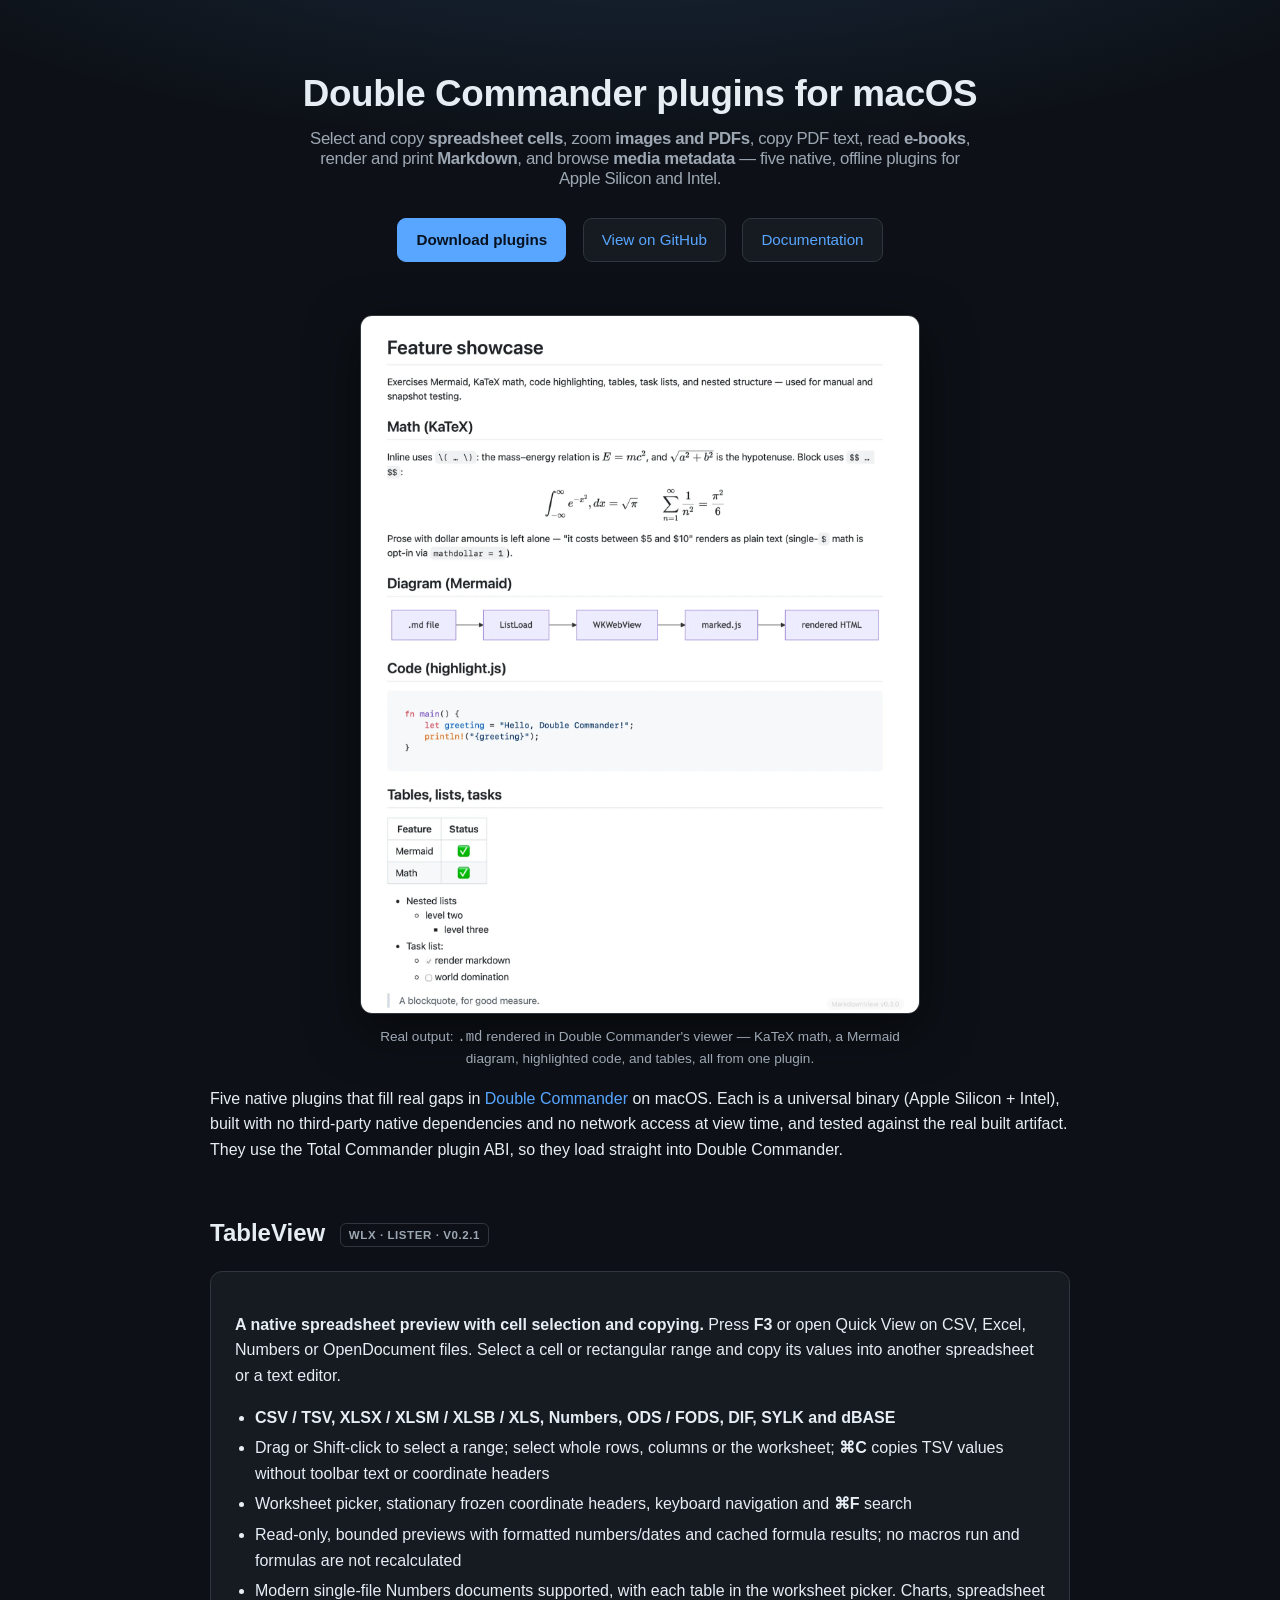
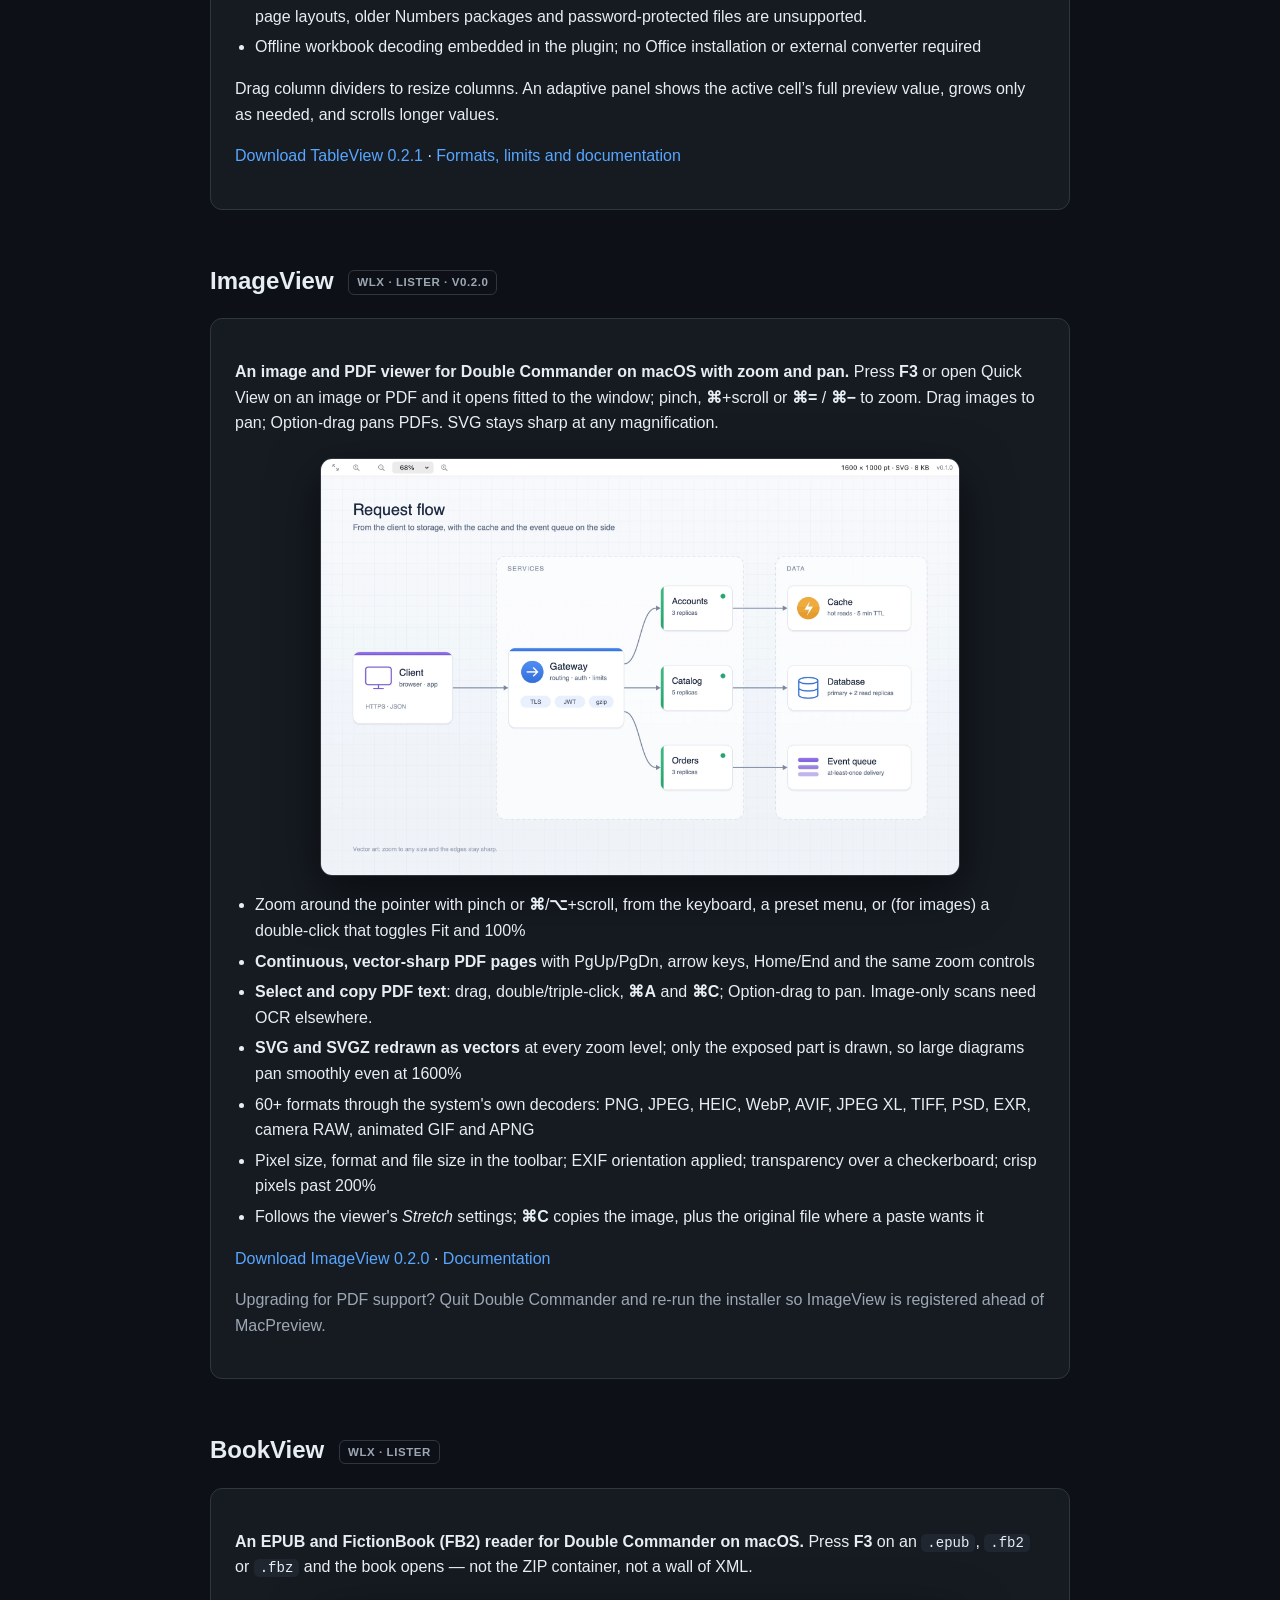
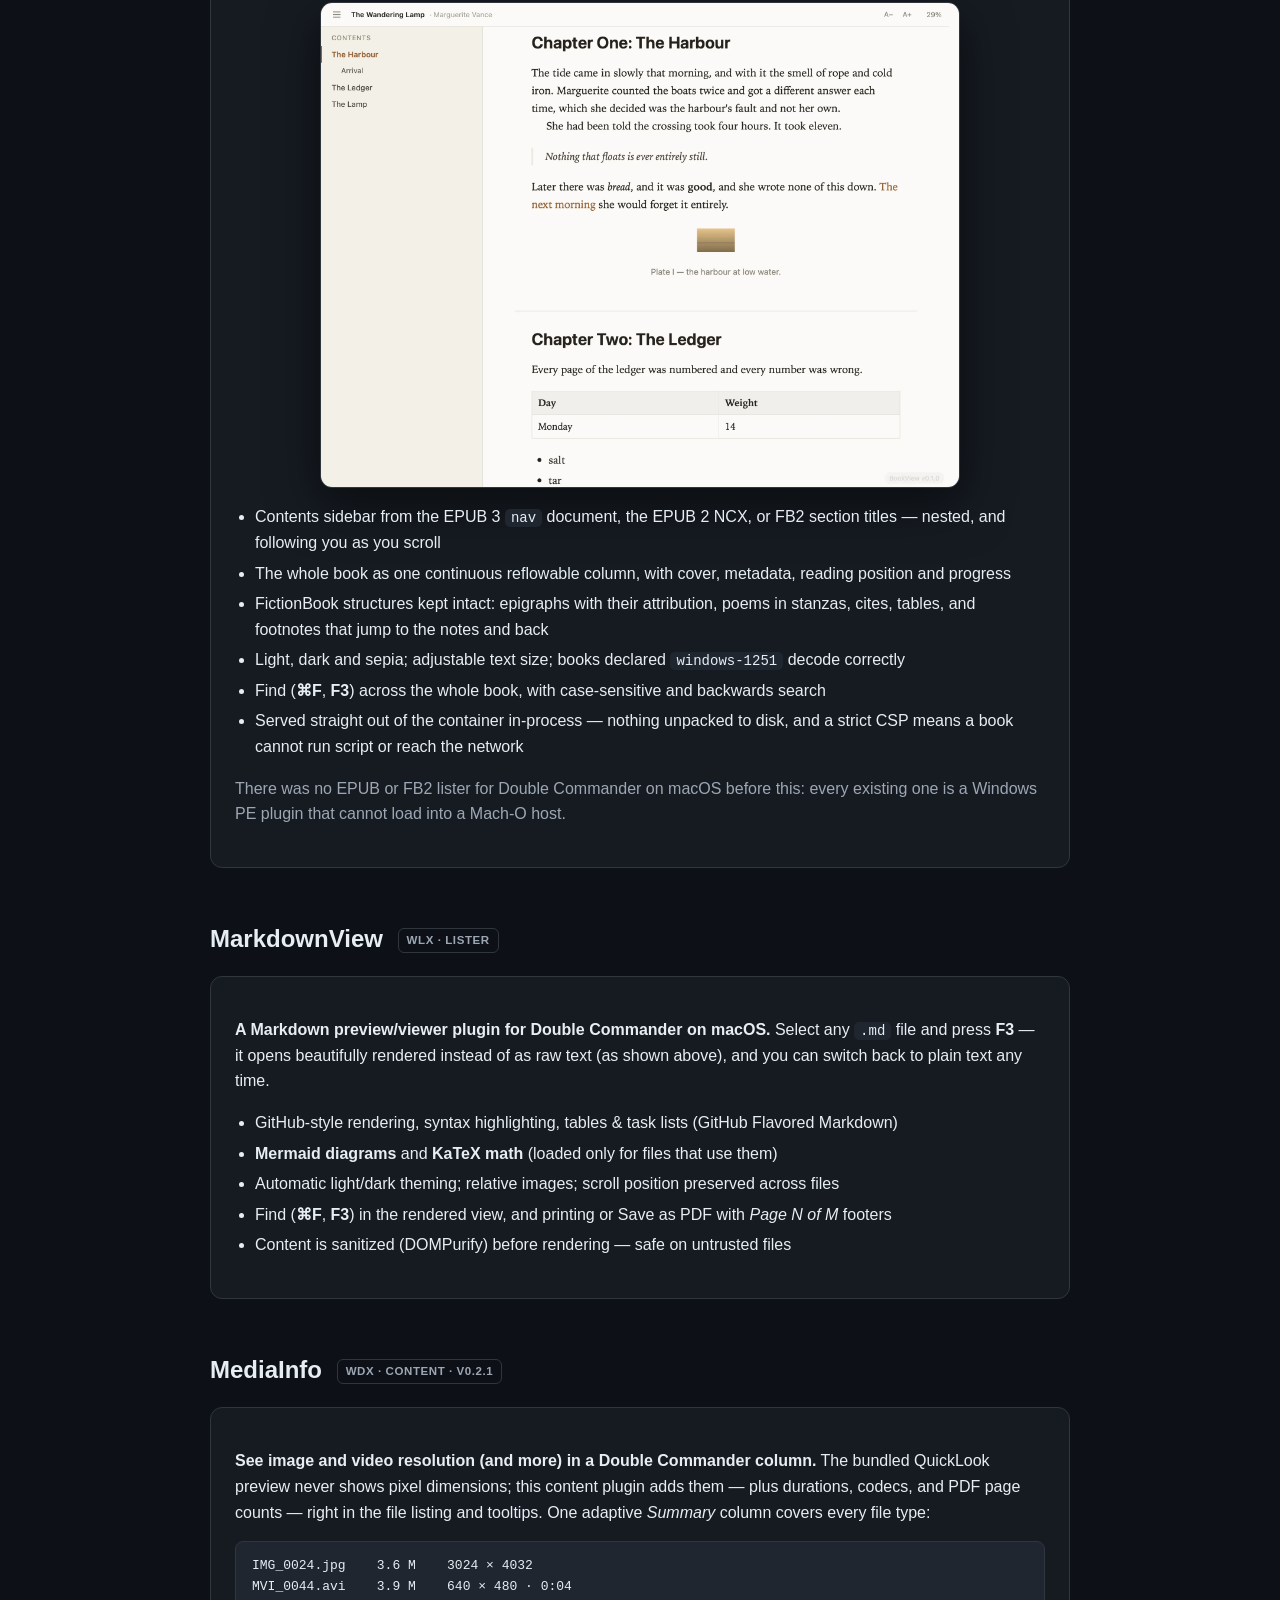
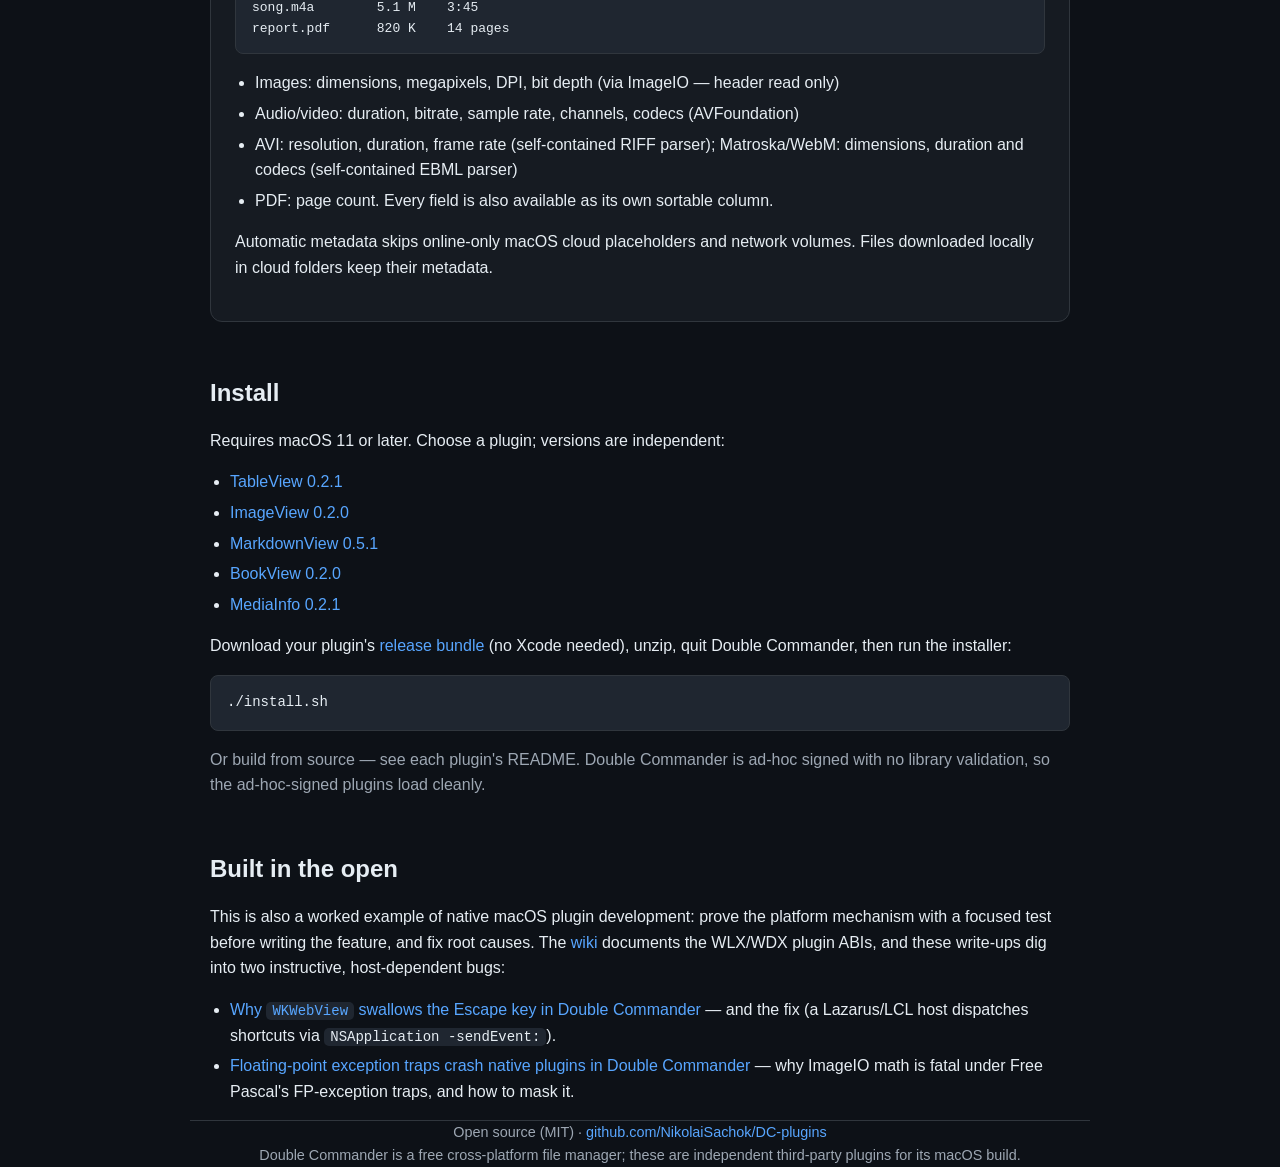
<file: index.html>
<!DOCTYPE html>
<html lang="en">
<head>
<meta charset="utf-8">
<meta name="viewport" content="width=device-width, initial-scale=1">
<meta name="google-site-verification" content="CV7PpDhXu3wibVB7FyQnEst6csNsauwLdyxRCKkASFs" />
<title>Double Commander plugins for macOS — spreadsheets, PDF &amp; image viewer, Markdown, e-books and media columns</title>
<meta name="description" content="Five free native macOS Double Commander plugins: select and copy spreadsheet cells in CSV, Excel, Numbers and ODS; zoom images and PDFs and copy PDF text; read EPUB/FB2, render and print Markdown, and display media metadata columns. Offline universal binaries for Apple Silicon and Intel.">
<link rel="canonical" href="https://nikolaisachok.com/DC-plugins/">
<link rel="icon" href="favicon.svg" type="image/svg+xml">
<meta property="og:type" content="website">
<meta property="og:title" content="Double Commander plugins for macOS — TableView, ImageView, MarkdownView, BookView and MediaInfo">
<meta property="og:description" content="Select and copy spreadsheet cells, zoom images and PDFs, copy PDF text, print Markdown with page numbers, read e-books and browse media metadata. Five native macOS plugins with universal install bundles.">
<meta property="og:url" content="https://nikolaisachok.com/DC-plugins/">
<meta property="og:image" content="https://nikolaisachok.com/DC-plugins/assets/screenshot-markdown.png">
<meta name="twitter:card" content="summary_large_image">
<script type="application/ld+json">
{
  "@context": "https://schema.org",
  "@type": "SoftwareApplication",
  "name": "Double Commander macOS plugins — TableView, ImageView, BookView, MarkdownView & MediaInfo",
  "operatingSystem": "macOS 11+",
  "applicationCategory": "DeveloperApplication",
  "url": "https://nikolaisachok.com/DC-plugins/",
  "downloadUrl": "https://github.com/NikolaiSachok/DC-plugins/releases",
  "softwareHelp": "https://github.com/NikolaiSachok/DC-plugins/wiki",
  "license": "https://opensource.org/licenses/MIT",
  "description": "Five native macOS Double Commander plugins: TableView previews CSV, Excel, Numbers and OpenDocument with cell selection and copy; ImageView zooms images and PDFs with PDF text selection; MarkdownView renders, searches and prints Markdown with page numbers; BookView reads EPUB and FB2; MediaInfo adds media metadata columns.",
  "offers": { "@type": "Offer", "price": "0", "priceCurrency": "USD" }
}
</script>
<style>
  :root { --bg:#0d1117; --panel:#161b22; --border:#30363d; --fg:#e6edf3; --muted:#9da7b3; --accent:#58a6ff; --code:#1f2630; }
  * { box-sizing: border-box; }
  body { margin:0; background:var(--bg); color:var(--fg); font:16px/1.6 -apple-system,BlinkMacSystemFont,"Segoe UI",Roboto,Helvetica,Arial,sans-serif; }
  a { color:var(--accent); text-decoration:none; } a:hover { text-decoration:underline; }
  .wrap { max-width:900px; margin:0 auto; padding:0 20px; }
  header { padding:72px 0 8px; text-align:center;
           background:radial-gradient(1200px 380px at 50% -120px, rgba(88,166,255,.16), transparent 70%); }
  h1 { font-size:2.3rem; line-height:1.18; margin:0 0 14px; letter-spacing:-.01em; }
  h1 .sub { display:block; font-size:1.05rem; font-weight:400; color:var(--muted); margin:14px auto 0; max-width:680px; }
  h2 { font-size:1.5rem; margin:52px 0 12px; }
  .badges { margin-top:24px; }
  .badges a { display:inline-block; margin:5px 6px; padding:9px 18px; border:1px solid var(--border); border-radius:9px; background:var(--panel); font-size:.95rem; }
  .badges a.primary { background:var(--accent); color:#08111f; border-color:var(--accent); font-weight:600; }
  figure.hero { margin:40px auto 8px; max-width:560px; text-align:center; }
  figure.hero picture { display:block; }
  figure.hero img { display:block; width:100%; height:auto; border:1px solid var(--border); border-radius:12px;
                    box-shadow:0 16px 50px rgba(0,0,0,.55); background:#fff; }
  figure.hero figcaption { color:var(--muted); font-size:.85rem; margin-top:12px; }
  .card { background:var(--panel); border:1px solid var(--border); border-radius:12px; padding:24px; margin:18px 0; }
  .tag { display:inline-block; font-size:.72rem; letter-spacing:.05em; text-transform:uppercase; color:var(--muted); border:1px solid var(--border); border-radius:6px; padding:2px 8px; margin-left:8px; vertical-align:middle; }
  ul { padding-left:20px; } li { margin:5px 0; }
  pre { background:var(--code); border:1px solid var(--border); border-radius:8px; padding:14px 16px; overflow:auto; }
  code { font:14px/1.5 ui-monospace,SFMono-Regular,Menlo,Consolas,monospace; }
  p code, li code { background:var(--code); padding:1px 6px; border-radius:5px; }
  .muted { color:var(--muted); }
  .cols { font:13px/1.6 ui-monospace,Menlo,monospace; background:var(--code); border:1px solid var(--border); border-radius:8px; padding:14px 16px; overflow:auto; white-space:pre; color:var(--fg); }
  footer { margin:60px 0 44px; padding-top:24px; border-top:1px solid var(--border); color:var(--muted); font-size:.9rem; text-align:center; }
</style>
</head>
<body>
<header>
  <div class="wrap">
    <h1>Double Commander plugins for macOS
      <span class="sub">Select and copy <strong>spreadsheet cells</strong>, zoom <strong>images and PDFs</strong>, copy PDF text, read <strong>e-books</strong>, render and print <strong>Markdown</strong>, and browse <strong>media metadata</strong> — five native, offline plugins for Apple Silicon and Intel.</span>
    </h1>
    <div class="badges">
      <a class="primary" href="https://github.com/NikolaiSachok/DC-plugins/releases">Download plugins</a>
      <a href="https://github.com/NikolaiSachok/DC-plugins">View on GitHub</a>
      <a href="https://github.com/NikolaiSachok/DC-plugins/wiki">Documentation</a>
    </div>
  </div>
</header>

<main class="wrap">
  <figure class="hero">
    <picture>
      <source srcset="assets/screenshot-markdown.webp" type="image/webp">
      <img src="assets/screenshot-markdown.png" width="1600" height="1998"
           loading="eager" decoding="async"
           alt="A Markdown file rendered by the MarkdownView plugin in Double Commander on macOS — showing KaTeX math, a Mermaid flowchart, syntax-highlighted code, and tables">
    </picture>
    <figcaption>Real output: <code>.md</code> rendered in Double Commander's viewer — KaTeX math, a Mermaid diagram, highlighted code, and tables, all from one plugin.</figcaption>
  </figure>

  <p>Five native plugins that fill real gaps in <a href="https://doublecmd.sourceforge.io/">Double Commander</a> on macOS. Each is a universal binary (Apple Silicon + Intel), built with no third-party native dependencies and no network access at view time, and tested against the real built artifact. They use the Total Commander plugin ABI, so they load straight into Double Commander.</p>

  <h2 id="tableview">TableView <span class="tag">WLX · lister · v0.2.1</span></h2>
  <div class="card">
    <p><strong>A native spreadsheet preview with cell selection and copying.</strong> Press <strong>F3</strong> or open Quick View on CSV, Excel, Numbers or OpenDocument files. Select a cell or rectangular range and copy its values into another spreadsheet or a text editor.</p>
    <ul>
      <li><strong>CSV / TSV, XLSX / XLSM / XLSB / XLS, Numbers, ODS / FODS, DIF, SYLK and dBASE</strong></li>
      <li>Drag or Shift-click to select a range; select whole rows, columns or the worksheet; <strong>⌘C</strong> copies TSV values without toolbar text or coordinate headers</li>
      <li>Worksheet picker, stationary frozen coordinate headers, keyboard navigation and <strong>⌘F</strong> search</li>
      <li>Read-only, bounded previews with formatted numbers/dates and cached formula results; no macros run and formulas are not recalculated</li>
      <li>Modern single-file Numbers documents supported, with each table in the worksheet picker. Charts, spreadsheet page layouts, older Numbers packages and password-protected files are unsupported.</li>
      <li>Offline workbook decoding embedded in the plugin; no Office installation or external converter required</li>
    </ul>
    <p>Drag column dividers to resize columns. An adaptive panel shows the active cell’s full preview value, grows only as needed, and scrolls longer values.</p>
    <p><a href="https://github.com/NikolaiSachok/DC-plugins/releases/tag/table-wlx-v0.2.1">Download TableView 0.2.1</a> · <a href="https://github.com/NikolaiSachok/DC-plugins/tree/main/table-wlx">Formats, limits and documentation</a></p>
  </div>

  <h2 id="imageview">ImageView <span class="tag">WLX · lister · v0.2.0</span></h2>
  <div class="card">
    <p><strong>An image and PDF viewer for Double Commander on macOS with zoom and pan.</strong> Press <strong>F3</strong> or open Quick View on an image or PDF and it opens fitted to the window; pinch, <strong>⌘</strong>+scroll or <strong>⌘=</strong> / <strong>⌘−</strong> to zoom. Drag images to pan; Option-drag pans PDFs. SVG stays sharp at any magnification.</p>
    <figure class="hero" style="max-width:640px;margin:22px auto 6px">
      <picture>
        <source srcset="assets/screenshot-image.webp" type="image/webp">
        <img src="assets/screenshot-image.png" width="2160" height="1410"
             loading="lazy" decoding="async"
             alt="A service diagram (SVG) open in Double Commander's viewer with the ImageView plugin — fitted at 68%, with the zoom toolbar on the left and the readout 1600 × 1000 pt · SVG · 8 KB on the right">
      </picture>
    </figure>
    <ul>
      <li>Zoom around the pointer with pinch or <strong>⌘</strong>/<strong>⌥</strong>+scroll, from the keyboard, a preset menu, or (for images) a double-click that toggles Fit and 100%</li>
      <li><strong>Continuous, vector-sharp PDF pages</strong> with PgUp/PgDn, arrow keys, Home/End and the same zoom controls</li>
      <li><strong>Select and copy PDF text</strong>: drag, double/triple-click, <strong>⌘A</strong> and <strong>⌘C</strong>; Option-drag to pan. Image-only scans need OCR elsewhere.</li>
      <li><strong>SVG and SVGZ redrawn as vectors</strong> at every zoom level; only the exposed part is drawn, so large diagrams pan smoothly even at 1600%</li>
      <li>60+ formats through the system's own decoders: PNG, JPEG, HEIC, WebP, AVIF, JPEG XL, TIFF, PSD, EXR, camera RAW, animated GIF and APNG</li>
      <li>Pixel size, format and file size in the toolbar; EXIF orientation applied; transparency over a checkerboard; crisp pixels past 200%</li>
      <li>Follows the viewer's <em>Stretch</em> settings; <strong>⌘C</strong> copies the image, plus the original file where a paste wants it</li>
    </ul>
    <p><a href="https://github.com/NikolaiSachok/DC-plugins/releases/tag/image-wlx-v0.2.0">Download ImageView 0.2.0</a> · <a href="https://github.com/NikolaiSachok/DC-plugins/tree/main/image-wlx">Documentation</a></p>
    <p class="muted">Upgrading for PDF support? Quit Double Commander and re-run the installer so ImageView is registered ahead of MacPreview.</p>
  </div>

  <h2 id="bookview">BookView <span class="tag">WLX · lister</span></h2>
  <div class="card">
    <p><strong>An EPUB and FictionBook (FB2) reader for Double Commander on macOS.</strong> Press <strong>F3</strong> on an <code>.epub</code>, <code>.fb2</code> or <code>.fbz</code> and the book opens — not the ZIP container, not a wall of XML.</p>
    <figure class="hero" style="max-width:640px;margin:22px auto 6px">
      <picture>
        <source srcset="assets/screenshot-book.webp" type="image/webp">
        <img src="assets/screenshot-book.png" width="2160" height="1640"
             loading="lazy" decoding="async"
             alt="An EPUB open in Double Commander's viewer with the BookView plugin — a contents sidebar with the current chapter highlighted, chapter text set as a book with a pull quote, a plate with its caption, and a table">
      </picture>
    </figure>
    <ul>
      <li>Contents sidebar from the EPUB 3 <code>nav</code> document, the EPUB 2 NCX, or FB2 section titles — nested, and following you as you scroll</li>
      <li>The whole book as one continuous reflowable column, with cover, metadata, reading position and progress</li>
      <li>FictionBook structures kept intact: epigraphs with their attribution, poems in stanzas, cites, tables, and footnotes that jump to the notes and back</li>
      <li>Light, dark and sepia; adjustable text size; books declared <code>windows-1251</code> decode correctly</li>
      <li>Find (<strong>⌘F</strong>, <strong>F3</strong>) across the whole book, with case-sensitive and backwards search</li>
      <li>Served straight out of the container in-process — nothing unpacked to disk, and a strict CSP means a book cannot run script or reach the network</li>
    </ul>
    <p class="muted">There was no EPUB or FB2 lister for Double Commander on macOS before this: every existing one is a Windows PE plugin that cannot load into a Mach-O host.</p>
  </div>

  <h2 id="markdownview">MarkdownView <span class="tag">WLX · lister</span></h2>
  <div class="card">
    <p><strong>A Markdown preview/viewer plugin for Double Commander on macOS.</strong> Select any <code>.md</code> file and press <strong>F3</strong> — it opens beautifully rendered instead of as raw text (as shown above), and you can switch back to plain text any time.</p>
    <ul>
      <li>GitHub-style rendering, syntax highlighting, tables &amp; task lists (GitHub Flavored Markdown)</li>
      <li><strong>Mermaid diagrams</strong> and <strong>KaTeX math</strong> (loaded only for files that use them)</li>
      <li>Automatic light/dark theming; relative images; scroll position preserved across files</li>
      <li>Find (<strong>⌘F</strong>, <strong>F3</strong>) in the rendered view, and printing or Save as PDF with <em>Page N of M</em> footers</li>
      <li>Content is sanitized (DOMPurify) before rendering — safe on untrusted files</li>
    </ul>
  </div>

  <h2 id="mediainfo">MediaInfo <span class="tag">WDX · content · v0.2.1</span></h2>
  <div class="card">
    <p><strong>See image and video resolution (and more) in a Double Commander column.</strong> The bundled QuickLook preview never shows pixel dimensions; this content plugin adds them — plus durations, codecs, and PDF page counts — right in the file listing and tooltips. One adaptive <em>Summary</em> column covers every file type:</p>
    <div class="cols">IMG_0024.jpg    3.6 M    3024 × 4032
MVI_0044.avi    3.9 M    640 × 480 · 0:04
song.m4a        5.1 M    3:45
report.pdf      820 K    14 pages</div>
    <ul style="margin-top:16px">
      <li>Images: dimensions, megapixels, DPI, bit depth (via ImageIO — header read only)</li>
      <li>Audio/video: duration, bitrate, sample rate, channels, codecs (AVFoundation)</li>
      <li>AVI: resolution, duration, frame rate (self-contained RIFF parser); Matroska/WebM: dimensions, duration and codecs (self-contained EBML parser)</li>
      <li>PDF: page count. Every field is also available as its own sortable column.</li>
    </ul>
    <p>Automatic metadata skips online-only macOS cloud placeholders and network volumes. Files downloaded locally in cloud folders keep their metadata.</p>
  </div>

  <h2 id="install">Install</h2>
  <p>Requires macOS 11 or later. Choose a plugin; versions are independent:</p>
  <ul>
    <li><a href="https://github.com/NikolaiSachok/DC-plugins/releases/tag/table-wlx-v0.2.1">TableView 0.2.1</a></li>
    <li><a href="https://github.com/NikolaiSachok/DC-plugins/releases/tag/image-wlx-v0.2.0">ImageView 0.2.0</a></li>
    <li><a href="https://github.com/NikolaiSachok/DC-plugins/releases/tag/markdown-wlx-v0.5.1">MarkdownView 0.5.1</a></li>
    <li><a href="https://github.com/NikolaiSachok/DC-plugins/releases/tag/book-wlx-v0.2.0">BookView 0.2.0</a></li>
    <li><a href="https://github.com/NikolaiSachok/DC-plugins/releases/tag/media-info-wdx-v0.2.1">MediaInfo 0.2.1</a></li>
  </ul>
  <p>Download your plugin's <a href="https://github.com/NikolaiSachok/DC-plugins/releases">release bundle</a> (no Xcode needed), unzip, quit Double Commander, then run the installer:</p>
  <pre><code>./install.sh</code></pre>
  <p class="muted">Or build from source — see each plugin's README. Double Commander is ad-hoc signed with no library validation, so the ad-hoc-signed plugins load cleanly.</p>

  <h2>Built in the open</h2>
  <p>This is also a worked example of native macOS plugin development: prove the platform mechanism with a focused test before writing the feature, and fix root causes. The <a href="https://github.com/NikolaiSachok/DC-plugins/wiki">wiki</a> documents the WLX/WDX plugin ABIs, and these write-ups dig into two instructive, host-dependent bugs:</p>
  <ul>
    <li><a href="articles/double-commander-wkwebview-escape-key.html">Why <code>WKWebView</code> swallows the Escape key in Double Commander</a> — and the fix (a Lazarus/LCL host dispatches shortcuts via <code>NSApplication -sendEvent:</code>).</li>
    <li><a href="articles/double-commander-plugin-floating-point-exception-crash.html">Floating-point exception traps crash native plugins in Double Commander</a> — why ImageIO math is fatal under Free Pascal's FP-exception traps, and how to mask it.</li>
  </ul>
</main>

<footer class="wrap">
  Open source (MIT) · <a href="https://github.com/NikolaiSachok/DC-plugins">github.com/NikolaiSachok/DC-plugins</a><br>
  Double Commander is a free cross-platform file manager; these are independent third-party plugins for its macOS build.
</footer>
</body>
</html>
</file>
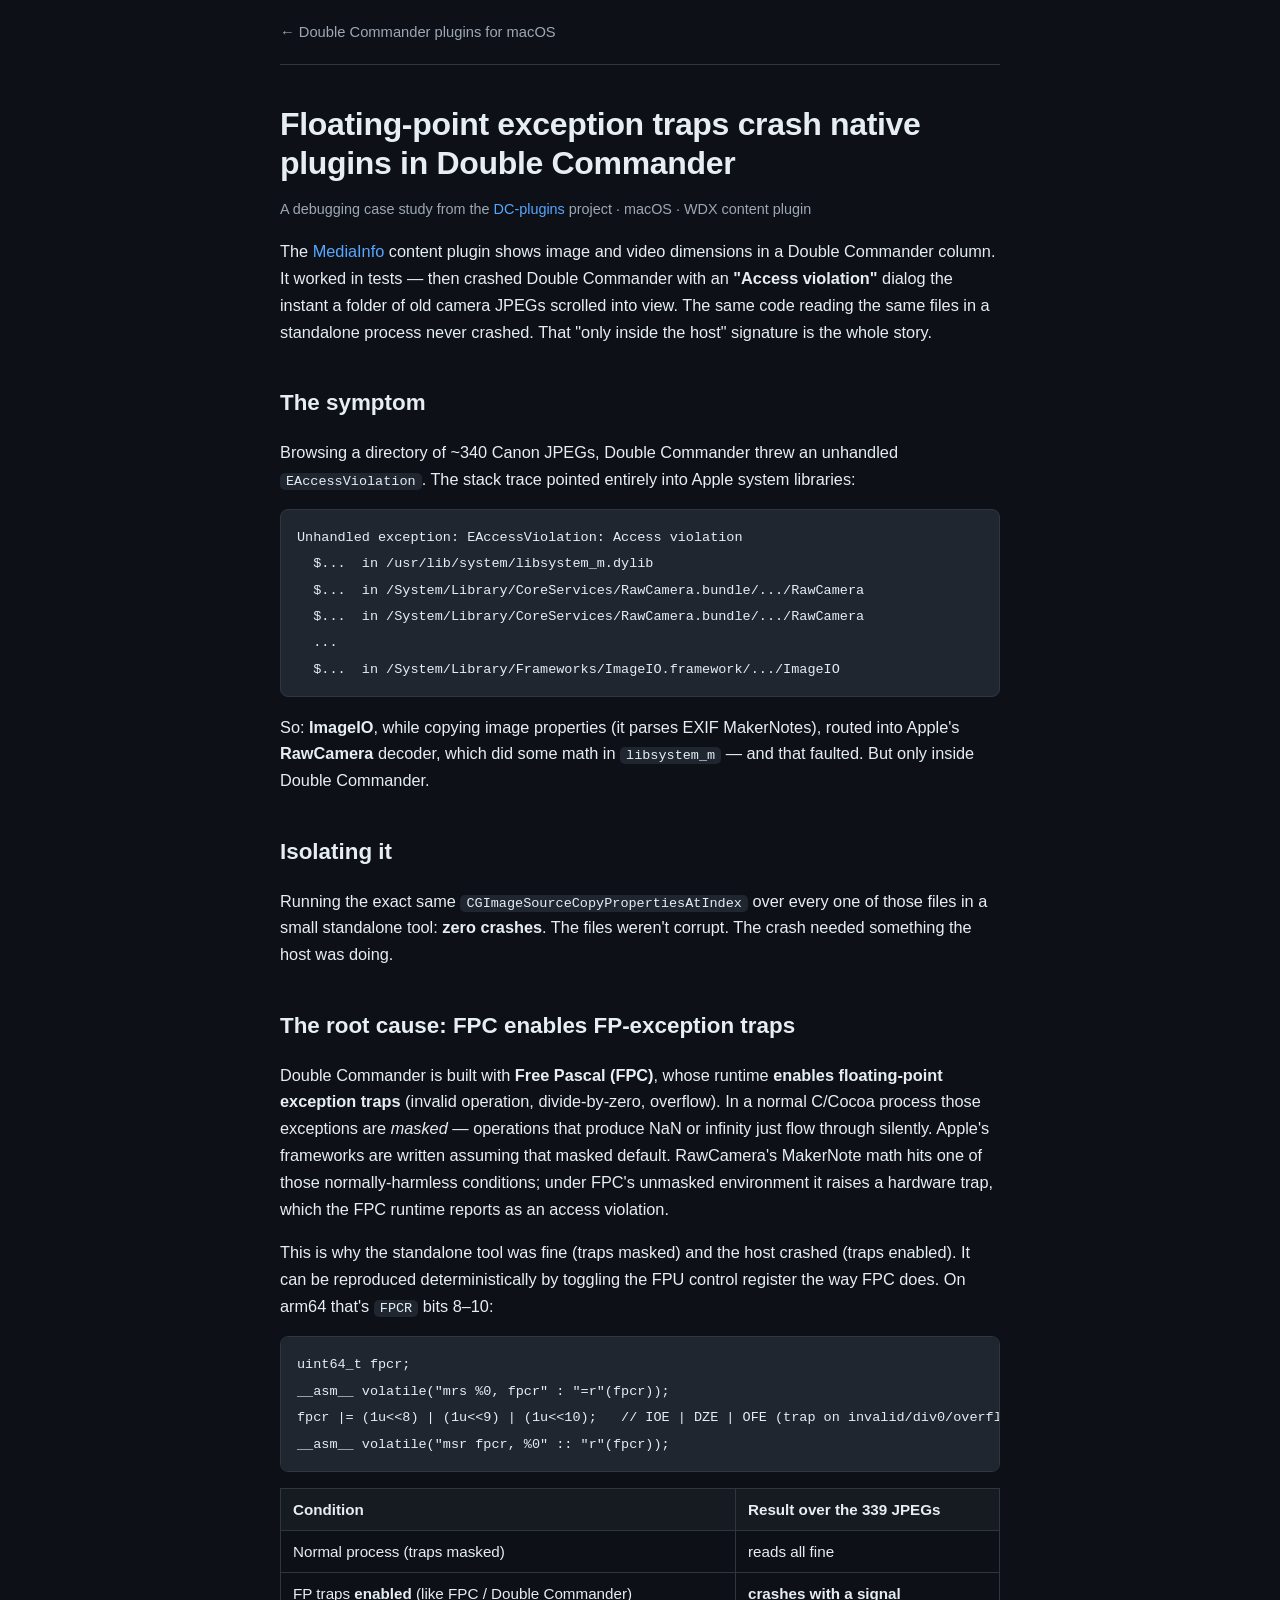
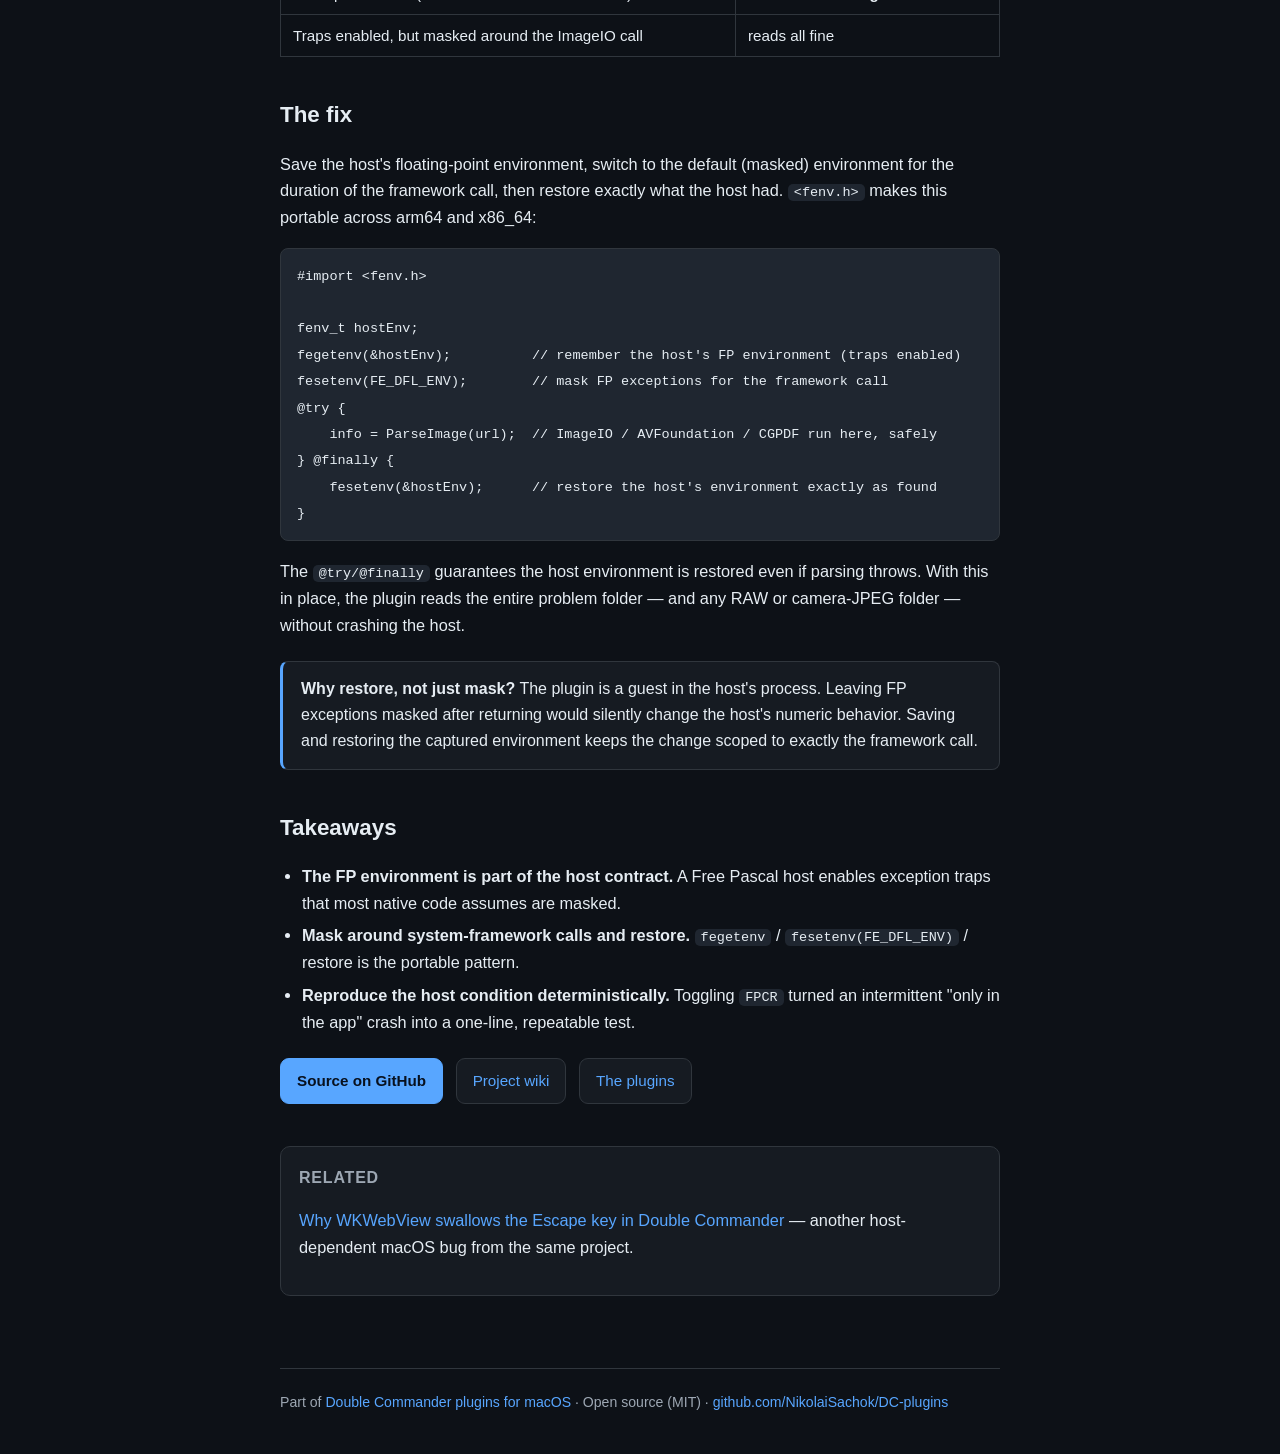
<file: articles/double-commander-plugin-floating-point-exception-crash.html>
<!DOCTYPE html>
<html lang="en">
<head>
<meta charset="utf-8">
<meta name="viewport" content="width=device-width, initial-scale=1">
<title>Floating-point exception traps crash native plugins in Double Commander</title>
<meta name="description" content="A debugging case study: a macOS content plugin crashed Double Commander with an Access Violation while reading image metadata. The root cause is that Double Commander's Free Pascal (FPC) runtime enables floating-point exception traps that turn harmless ImageIO math fatal. The fix masks FP exceptions around framework calls.">
<link rel="canonical" href="https://nikolaisachok.github.io/DC-plugins/articles/double-commander-plugin-floating-point-exception-crash.html">
<link rel="icon" href="../favicon.svg" type="image/svg+xml">
<link rel="stylesheet" href="../style.css">
<meta property="og:type" content="article">
<meta property="og:title" content="Floating-point exception traps crash native plugins in Double Commander">
<meta property="og:description" content="Why a macOS plugin crashes only inside Double Commander: the Lazarus/FPC runtime enables FP-exception traps that make harmless ImageIO floating-point math fatal. Root-caused deterministically; fixed by masking FP exceptions around framework calls.">
<meta property="og:url" content="https://nikolaisachok.github.io/DC-plugins/articles/double-commander-plugin-floating-point-exception-crash.html">
<meta name="twitter:card" content="summary">
<script type="application/ld+json">
{
  "@context":"https://schema.org","@type":"TechArticle",
  "headline":"Floating-point exception traps crash native plugins in Double Commander",
  "description":"A macOS content plugin crashed Double Commander with an Access Violation while reading image metadata; the cause is FPC's enabled floating-point exception traps, fixed by masking FP exceptions around framework calls.",
  "author":{"@type":"Person","name":"Nikolai Sachok"},
  "mainEntityOfPage":"https://nikolaisachok.github.io/DC-plugins/articles/double-commander-plugin-floating-point-exception-crash.html",
  "keywords":"Double Commander, Free Pascal, FPC, floating-point exception, SIGFPE, Access Violation, ImageIO, macOS, WDX plugin, fenv"
}
</script>
</head>
<body>
<div class="wrap">
  <nav class="nav"><a href="../">← Double Commander plugins for macOS</a></nav>

  <article>
    <h1>Floating-point exception traps crash native plugins in Double Commander</h1>
    <p class="meta">A debugging case study from the <a href="https://github.com/NikolaiSachok/DC-plugins">DC-plugins</a> project · macOS · WDX content plugin</p>

    <p>The <a href="../#mediainfo">MediaInfo</a> content plugin shows image and video dimensions in a Double Commander column. It worked in tests — then crashed Double Commander with an <strong>"Access violation"</strong> dialog the instant a folder of old camera JPEGs scrolled into view. The same code reading the same files in a standalone process never crashed. That "only inside the host" signature is the whole story.</p>

    <h2>The symptom</h2>
    <p>Browsing a directory of ~340 Canon JPEGs, Double Commander threw an unhandled <code>EAccessViolation</code>. The stack trace pointed entirely into Apple system libraries:</p>
    <pre><code>Unhandled exception: EAccessViolation: Access violation
  $...  in /usr/lib/system/libsystem_m.dylib
  $...  in /System/Library/CoreServices/RawCamera.bundle/.../RawCamera
  $...  in /System/Library/CoreServices/RawCamera.bundle/.../RawCamera
  ...
  $...  in /System/Library/Frameworks/ImageIO.framework/.../ImageIO</code></pre>
    <p>So: <strong>ImageIO</strong>, while copying image properties (it parses EXIF MakerNotes), routed into Apple's <strong>RawCamera</strong> decoder, which did some math in <code>libsystem_m</code> — and that faulted. But only inside Double Commander.</p>

    <h2>Isolating it</h2>
    <p>Running the exact same <code>CGImageSourceCopyPropertiesAtIndex</code> over every one of those files in a small standalone tool: <strong>zero crashes</strong>. The files weren't corrupt. The crash needed something the host was doing.</p>

    <h2>The root cause: FPC enables FP-exception traps</h2>
    <p>Double Commander is built with <strong>Free Pascal (FPC)</strong>, whose runtime <strong>enables floating-point exception traps</strong> (invalid operation, divide-by-zero, overflow). In a normal C/Cocoa process those exceptions are <em>masked</em> — operations that produce NaN or infinity just flow through silently. Apple's frameworks are written assuming that masked default. RawCamera's MakerNote math hits one of those normally-harmless conditions; under FPC's unmasked environment it raises a hardware trap, which the FPC runtime reports as an access violation.</p>
    <p>This is why the standalone tool was fine (traps masked) and the host crashed (traps enabled). It can be reproduced deterministically by toggling the FPU control register the way FPC does. On arm64 that's <code>FPCR</code> bits 8–10:</p>
    <pre><code>uint64_t fpcr;
__asm__ volatile("mrs %0, fpcr" : "=r"(fpcr));
fpcr |= (1u&lt;&lt;8) | (1u&lt;&lt;9) | (1u&lt;&lt;10);   // IOE | DZE | OFE (trap on invalid/div0/overflow)
__asm__ volatile("msr fpcr, %0" :: "r"(fpcr));</code></pre>
    <table>
      <thead><tr><th>Condition</th><th>Result over the 339 JPEGs</th></tr></thead>
      <tbody>
        <tr><td>Normal process (traps masked)</td><td>reads all fine</td></tr>
        <tr><td>FP traps <strong>enabled</strong> (like FPC / Double Commander)</td><td><strong>crashes with a signal</strong></td></tr>
        <tr><td>Traps enabled, but masked around the ImageIO call</td><td>reads all fine</td></tr>
      </tbody>
    </table>

    <h2>The fix</h2>
    <p>Save the host's floating-point environment, switch to the default (masked) environment for the duration of the framework call, then restore exactly what the host had. <code>&lt;fenv.h&gt;</code> makes this portable across arm64 and x86_64:</p>
    <pre><code>#import &lt;fenv.h&gt;

fenv_t hostEnv;
fegetenv(&amp;hostEnv);          // remember the host's FP environment (traps enabled)
fesetenv(FE_DFL_ENV);        // mask FP exceptions for the framework call
@try {
    info = ParseImage(url);  // ImageIO / AVFoundation / CGPDF run here, safely
} @finally {
    fesetenv(&amp;hostEnv);      // restore the host's environment exactly as found
}</code></pre>
    <p>The <code>@try/@finally</code> guarantees the host environment is restored even if parsing throws. With this in place, the plugin reads the entire problem folder — and any RAW or camera-JPEG folder — without crashing the host.</p>

    <div class="callout"><strong>Why restore, not just mask?</strong> The plugin is a guest in the host's process. Leaving FP exceptions masked after returning would silently change the host's numeric behavior. Saving and restoring the captured environment keeps the change scoped to exactly the framework call.</div>

    <h2>Takeaways</h2>
    <ul>
      <li><strong>The FP environment is part of the host contract.</strong> A Free Pascal host enables exception traps that most native code assumes are masked.</li>
      <li><strong>Mask around system-framework calls and restore.</strong> <code>fegetenv</code> / <code>fesetenv(FE_DFL_ENV)</code> / restore is the portable pattern.</li>
      <li><strong>Reproduce the host condition deterministically.</strong> Toggling <code>FPCR</code> turned an intermittent "only in the app" crash into a one-line, repeatable test.</li>
    </ul>

    <p>
      <a class="cta primary" href="https://github.com/NikolaiSachok/DC-plugins">Source on GitHub</a>
      <a class="cta" href="https://github.com/NikolaiSachok/DC-plugins/wiki">Project wiki</a>
      <a class="cta" href="../">The plugins</a>
    </p>

    <div class="related">
      <h2>Related</h2>
      <p><a href="double-commander-wkwebview-escape-key.html">Why WKWebView swallows the Escape key in Double Commander</a> — another host-dependent macOS bug from the same project.</p>
    </div>
  </article>

  <footer>Part of <a href="../">Double Commander plugins for macOS</a> · Open source (MIT) · <a href="https://github.com/NikolaiSachok/DC-plugins">github.com/NikolaiSachok/DC-plugins</a></footer>
</div>
</body>
</html>
</file>
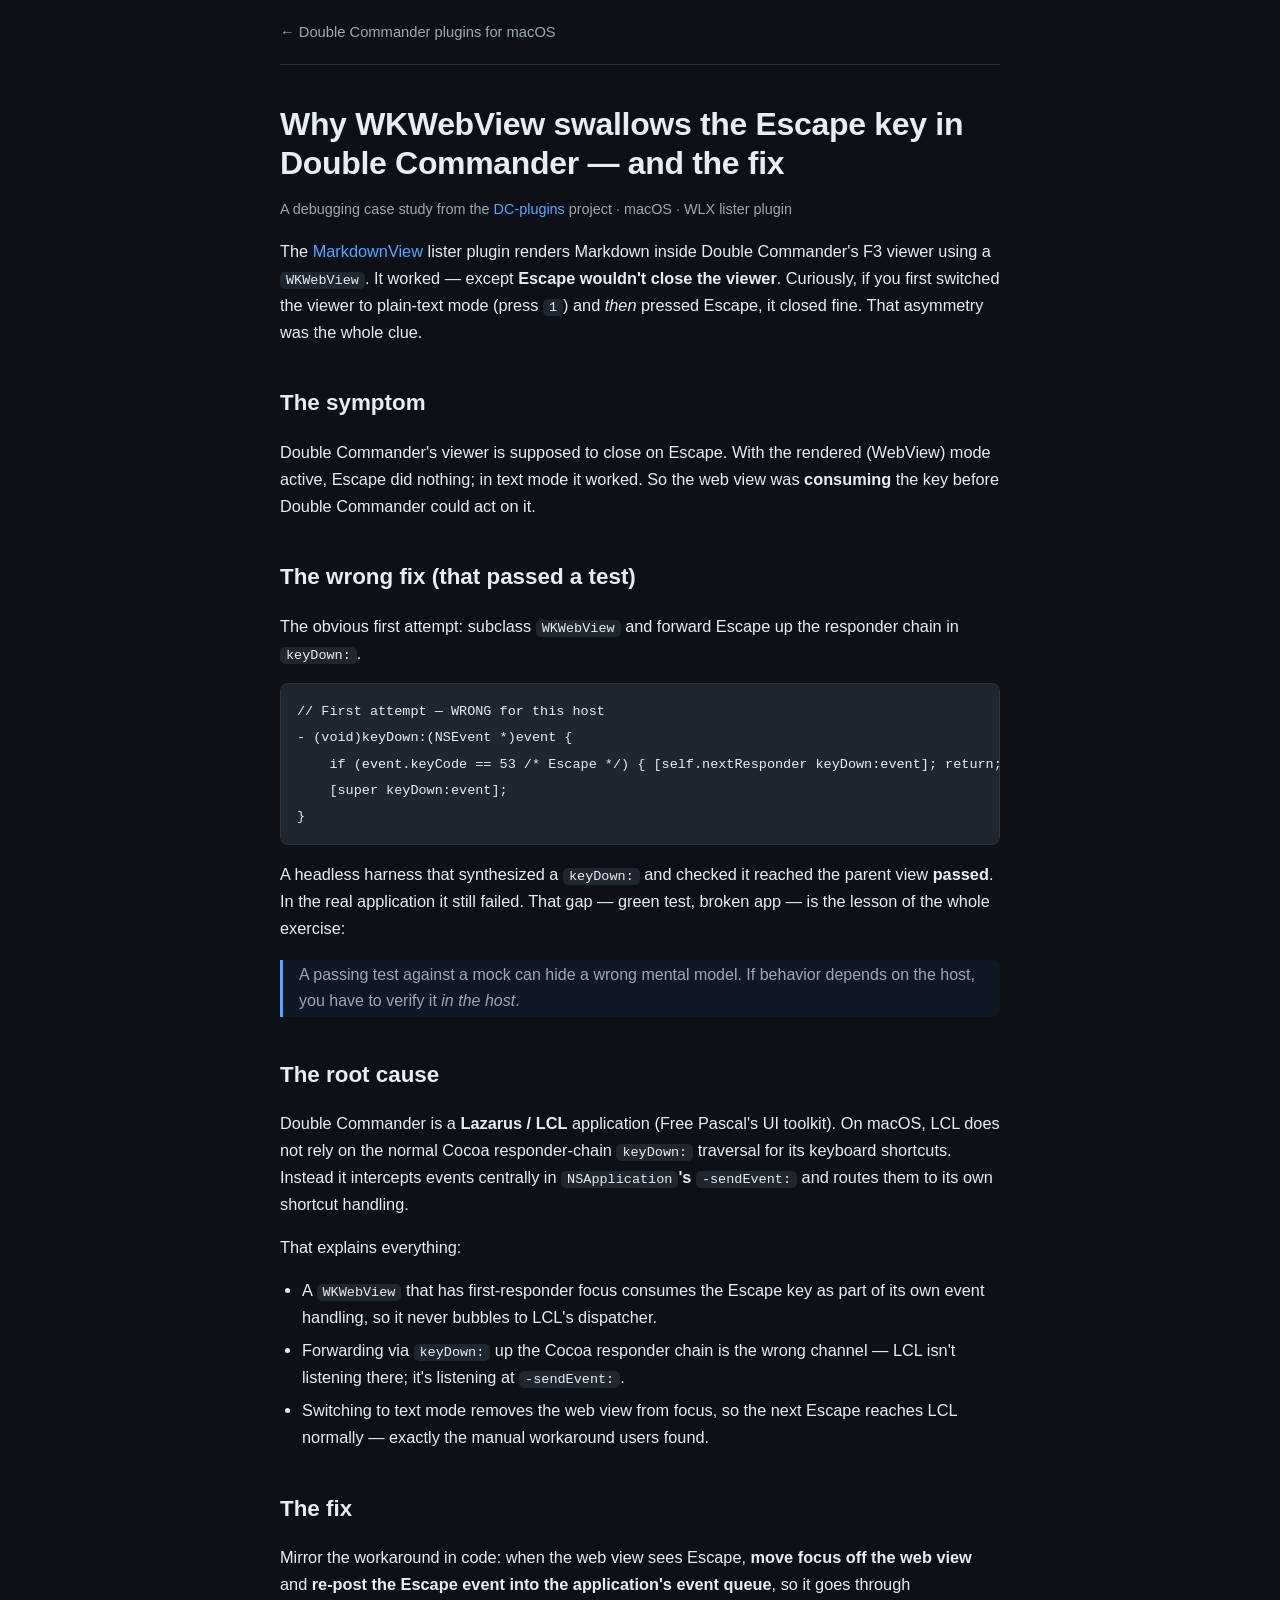
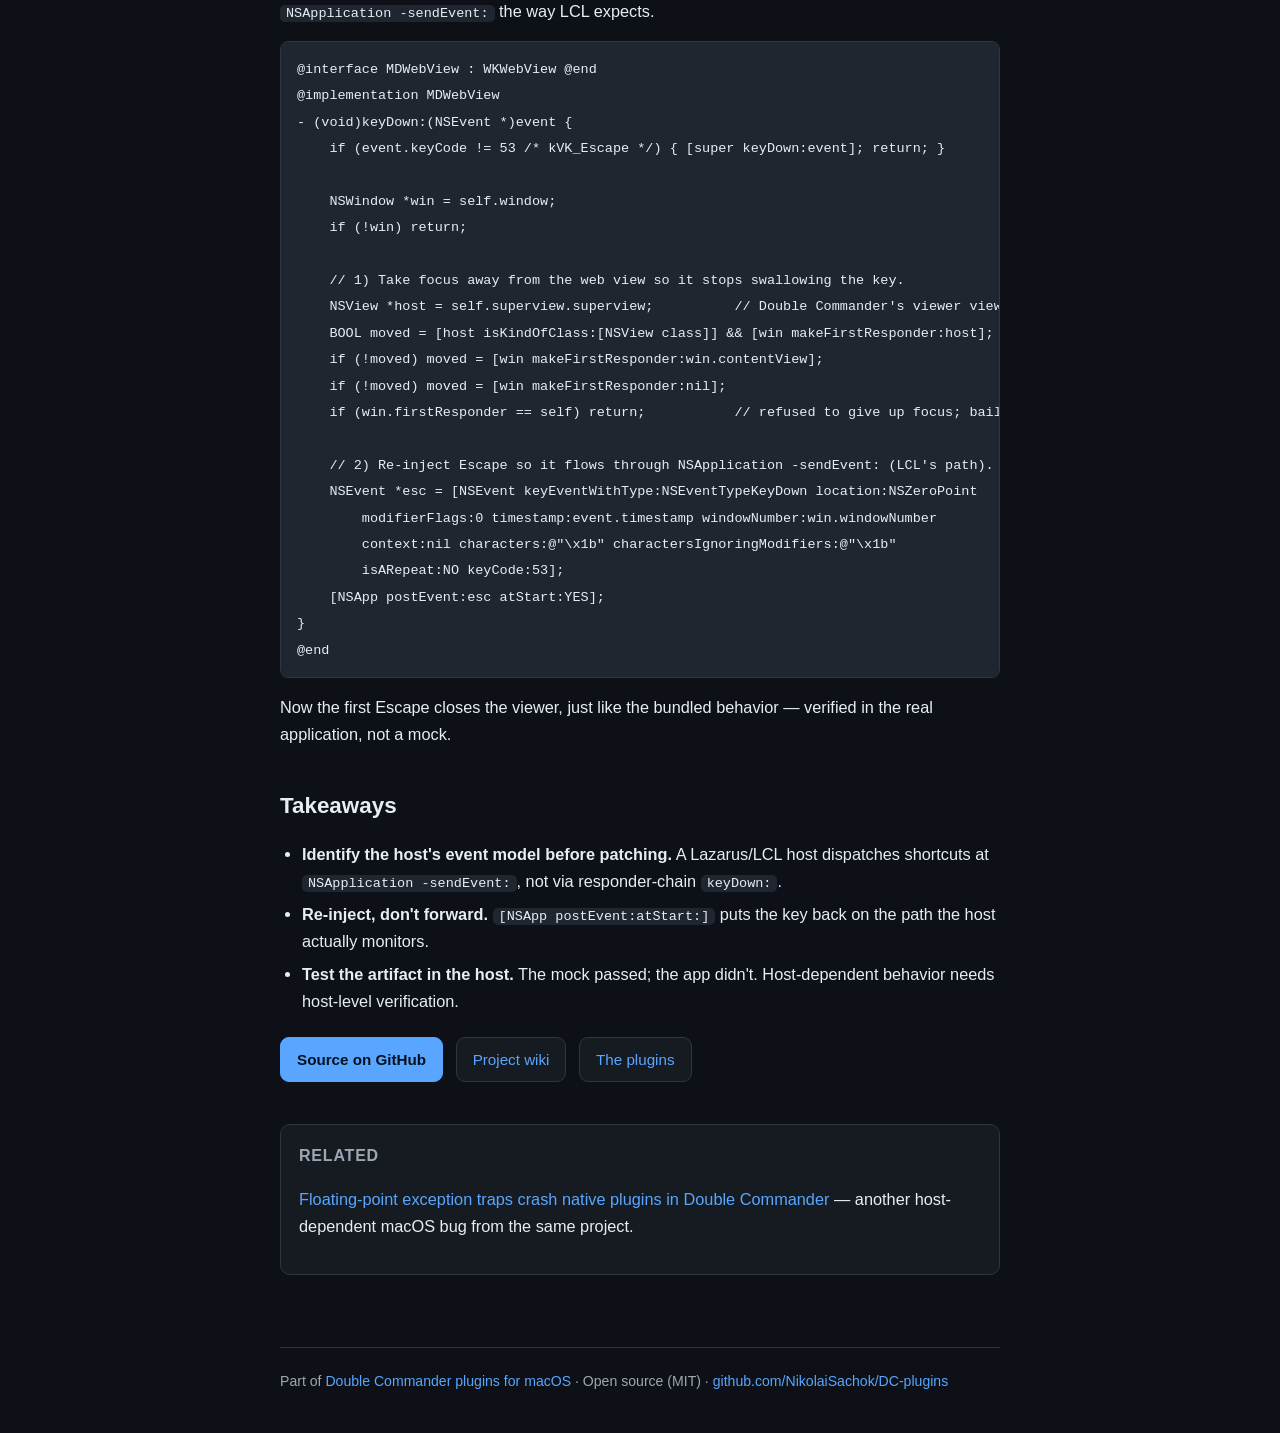
<file: articles/double-commander-wkwebview-escape-key.html>
<!DOCTYPE html>
<html lang="en">
<head>
<meta charset="utf-8">
<meta name="viewport" content="width=device-width, initial-scale=1">
<title>Why WKWebView swallows the Escape key in Double Commander — and the fix</title>
<meta name="description" content="A debugging case study: a WKWebView-based lister plugin for Double Commander on macOS wouldn't close on Escape. The root cause is that Double Commander is a Lazarus/LCL app that dispatches shortcuts through NSApplication's -sendEvent:, not synthetic -keyDown: forwarding.">
<link rel="canonical" href="https://nikolaisachok.github.io/DC-plugins/articles/double-commander-wkwebview-escape-key.html">
<link rel="icon" href="../favicon.svg" type="image/svg+xml">
<link rel="stylesheet" href="../style.css">
<meta property="og:type" content="article">
<meta property="og:title" content="Why WKWebView swallows the Escape key in Double Commander — and the fix">
<meta property="og:description" content="Root-causing a host-dependent macOS bug: WKWebView swallows Escape because Double Commander (Lazarus/LCL) dispatches key shortcuts via NSApplication -sendEvent:, not -keyDown: forwarding.">
<meta property="og:url" content="https://nikolaisachok.github.io/DC-plugins/articles/double-commander-wkwebview-escape-key.html">
<meta name="twitter:card" content="summary">
<script type="application/ld+json">
{
  "@context":"https://schema.org","@type":"TechArticle",
  "headline":"Why WKWebView swallows the Escape key in Double Commander — and the fix",
  "description":"Root-causing a host-dependent macOS bug where a WKWebView lister plugin wouldn't close on Escape, because Double Commander dispatches shortcuts via NSApplication -sendEvent:.",
  "author":{"@type":"Person","name":"Nikolai Sachok"},
  "mainEntityOfPage":"https://nikolaisachok.github.io/DC-plugins/articles/double-commander-wkwebview-escape-key.html",
  "keywords":"Double Commander, WKWebView, Escape key, Lazarus, LCL, macOS, WLX plugin, NSApplication sendEvent"
}
</script>
</head>
<body>
<div class="wrap">
  <nav class="nav"><a href="../">← Double Commander plugins for macOS</a></nav>

  <article>
    <h1>Why WKWebView swallows the Escape key in Double Commander — and the fix</h1>
    <p class="meta">A debugging case study from the <a href="https://github.com/NikolaiSachok/DC-plugins">DC-plugins</a> project · macOS · WLX lister plugin</p>

    <p>The <a href="../#markdownview">MarkdownView</a> lister plugin renders Markdown inside Double Commander's F3 viewer using a <code>WKWebView</code>. It worked — except <strong>Escape wouldn't close the viewer</strong>. Curiously, if you first switched the viewer to plain-text mode (press <code>1</code>) and <em>then</em> pressed Escape, it closed fine. That asymmetry was the whole clue.</p>

    <h2>The symptom</h2>
    <p>Double Commander's viewer is supposed to close on Escape. With the rendered (WebView) mode active, Escape did nothing; in text mode it worked. So the web view was <strong>consuming</strong> the key before Double Commander could act on it.</p>

    <h2>The wrong fix (that passed a test)</h2>
    <p>The obvious first attempt: subclass <code>WKWebView</code> and forward Escape up the responder chain in <code>keyDown:</code>.</p>
    <pre><code>// First attempt — WRONG for this host
- (void)keyDown:(NSEvent *)event {
    if (event.keyCode == 53 /* Escape */) { [self.nextResponder keyDown:event]; return; }
    [super keyDown:event];
}</code></pre>
    <p>A headless harness that synthesized a <code>keyDown:</code> and checked it reached the parent view <strong>passed</strong>. In the real application it still failed. That gap — green test, broken app — is the lesson of the whole exercise:</p>
    <blockquote>A passing test against a mock can hide a wrong mental model. If behavior depends on the host, you have to verify it <em>in the host</em>.</blockquote>

    <h2>The root cause</h2>
    <p>Double Commander is a <strong>Lazarus / LCL</strong> application (Free Pascal's UI toolkit). On macOS, LCL does not rely on the normal Cocoa responder-chain <code>keyDown:</code> traversal for its keyboard shortcuts. Instead it intercepts events centrally in <strong><code>NSApplication</code>'s <code>-sendEvent:</code></strong> and routes them to its own shortcut handling.</p>
    <p>That explains everything:</p>
    <ul>
      <li>A <code>WKWebView</code> that has first-responder focus consumes the Escape key as part of its own event handling, so it never bubbles to LCL's dispatcher.</li>
      <li>Forwarding via <code>keyDown:</code> up the Cocoa responder chain is the wrong channel — LCL isn't listening there; it's listening at <code>-sendEvent:</code>.</li>
      <li>Switching to text mode removes the web view from focus, so the next Escape reaches LCL normally — exactly the manual workaround users found.</li>
    </ul>

    <h2>The fix</h2>
    <p>Mirror the workaround in code: when the web view sees Escape, <strong>move focus off the web view</strong> and <strong>re-post the Escape event into the application's event queue</strong>, so it goes through <code>NSApplication -sendEvent:</code> the way LCL expects.</p>
    <pre><code>@interface MDWebView : WKWebView @end
@implementation MDWebView
- (void)keyDown:(NSEvent *)event {
    if (event.keyCode != 53 /* kVK_Escape */) { [super keyDown:event]; return; }

    NSWindow *win = self.window;
    if (!win) return;

    // 1) Take focus away from the web view so it stops swallowing the key.
    NSView *host = self.superview.superview;          // Double Commander's viewer view
    BOOL moved = [host isKindOfClass:[NSView class]] && [win makeFirstResponder:host];
    if (!moved) moved = [win makeFirstResponder:win.contentView];
    if (!moved) moved = [win makeFirstResponder:nil];
    if (win.firstResponder == self) return;           // refused to give up focus; bail

    // 2) Re-inject Escape so it flows through NSApplication -sendEvent: (LCL's path).
    NSEvent *esc = [NSEvent keyEventWithType:NSEventTypeKeyDown location:NSZeroPoint
        modifierFlags:0 timestamp:event.timestamp windowNumber:win.windowNumber
        context:nil characters:@"\x1b" charactersIgnoringModifiers:@"\x1b"
        isARepeat:NO keyCode:53];
    [NSApp postEvent:esc atStart:YES];
}
@end</code></pre>
    <p>Now the first Escape closes the viewer, just like the bundled behavior — verified in the real application, not a mock.</p>

    <h2>Takeaways</h2>
    <ul>
      <li><strong>Identify the host's event model before patching.</strong> A Lazarus/LCL host dispatches shortcuts at <code>NSApplication -sendEvent:</code>, not via responder-chain <code>keyDown:</code>.</li>
      <li><strong>Re-inject, don't forward.</strong> <code>[NSApp postEvent:atStart:]</code> puts the key back on the path the host actually monitors.</li>
      <li><strong>Test the artifact in the host.</strong> The mock passed; the app didn't. Host-dependent behavior needs host-level verification.</li>
    </ul>

    <p>
      <a class="cta primary" href="https://github.com/NikolaiSachok/DC-plugins">Source on GitHub</a>
      <a class="cta" href="https://github.com/NikolaiSachok/DC-plugins/wiki">Project wiki</a>
      <a class="cta" href="../">The plugins</a>
    </p>

    <div class="related">
      <h2>Related</h2>
      <p><a href="double-commander-plugin-floating-point-exception-crash.html">Floating-point exception traps crash native plugins in Double Commander</a> — another host-dependent macOS bug from the same project.</p>
    </div>
  </article>

  <footer>Part of <a href="../">Double Commander plugins for macOS</a> · Open source (MIT) · <a href="https://github.com/NikolaiSachok/DC-plugins">github.com/NikolaiSachok/DC-plugins</a></footer>
</div>
</body>
</html>
</file>
<file: style.css>
:root { --bg:#0d1117; --panel:#161b22; --border:#30363d; --fg:#e6edf3; --muted:#9da7b3; --accent:#58a6ff; --code:#1f2630; }
* { box-sizing: border-box; }
body { margin:0; background:var(--bg); color:var(--fg); font:16px/1.65 -apple-system,BlinkMacSystemFont,"Segoe UI",Roboto,Helvetica,Arial,sans-serif; }
a { color:var(--accent); text-decoration:none; } a:hover { text-decoration:underline; }
.wrap { max-width:760px; margin:0 auto; padding:0 20px; }
.nav { padding:20px 0; border-bottom:1px solid var(--border); font-size:.92rem; }
.nav a { color:var(--muted); } .nav a:hover { color:var(--accent); }
article { padding:8px 0 24px; }
article h1 { font-size:2rem; line-height:1.22; letter-spacing:-.01em; margin:32px 0 10px; }
article h2 { font-size:1.4rem; margin:40px 0 10px; }
article h3 { font-size:1.1rem; margin:28px 0 6px; }
.meta { color:var(--muted); font-size:.9rem; margin-bottom:8px; }
article p, article li { font-size:1.02rem; }
ul, ol { padding-left:22px; } li { margin:6px 0; }
pre { background:var(--code); border:1px solid var(--border); border-radius:8px; padding:14px 16px; overflow:auto; }
code { font:13.5px/1.55 ui-monospace,SFMono-Regular,Menlo,Consolas,monospace; }
p code, li code, td code { background:var(--code); padding:1px 6px; border-radius:5px; }
table { border-collapse:collapse; width:100%; margin:14px 0; font-size:.95rem; }
th, td { border:1px solid var(--border); padding:8px 12px; text-align:left; }
th { background:var(--panel); }
blockquote { margin:18px 0; padding:2px 16px; border-left:3px solid var(--accent); color:var(--muted); background:rgba(88,166,255,.05); border-radius:0 8px 8px 0; }
.callout { background:var(--panel); border:1px solid var(--border); border-left:3px solid var(--accent); border-radius:8px; padding:14px 18px; margin:22px 0; }
.cta { display:inline-block; margin:6px 8px 6px 0; padding:9px 16px; border:1px solid var(--border); border-radius:9px; background:var(--panel); font-size:.95rem; }
.cta.primary { background:var(--accent); color:#08111f; border-color:var(--accent); font-weight:600; }
.related { margin:36px 0 0; padding:18px; background:var(--panel); border:1px solid var(--border); border-radius:10px; }
.related h2 { font-size:1rem; margin:0 0 8px; text-transform:uppercase; letter-spacing:.05em; color:var(--muted); }
footer { margin:48px 0 40px; padding-top:22px; border-top:1px solid var(--border); color:var(--muted); font-size:.88rem; }
</file>
